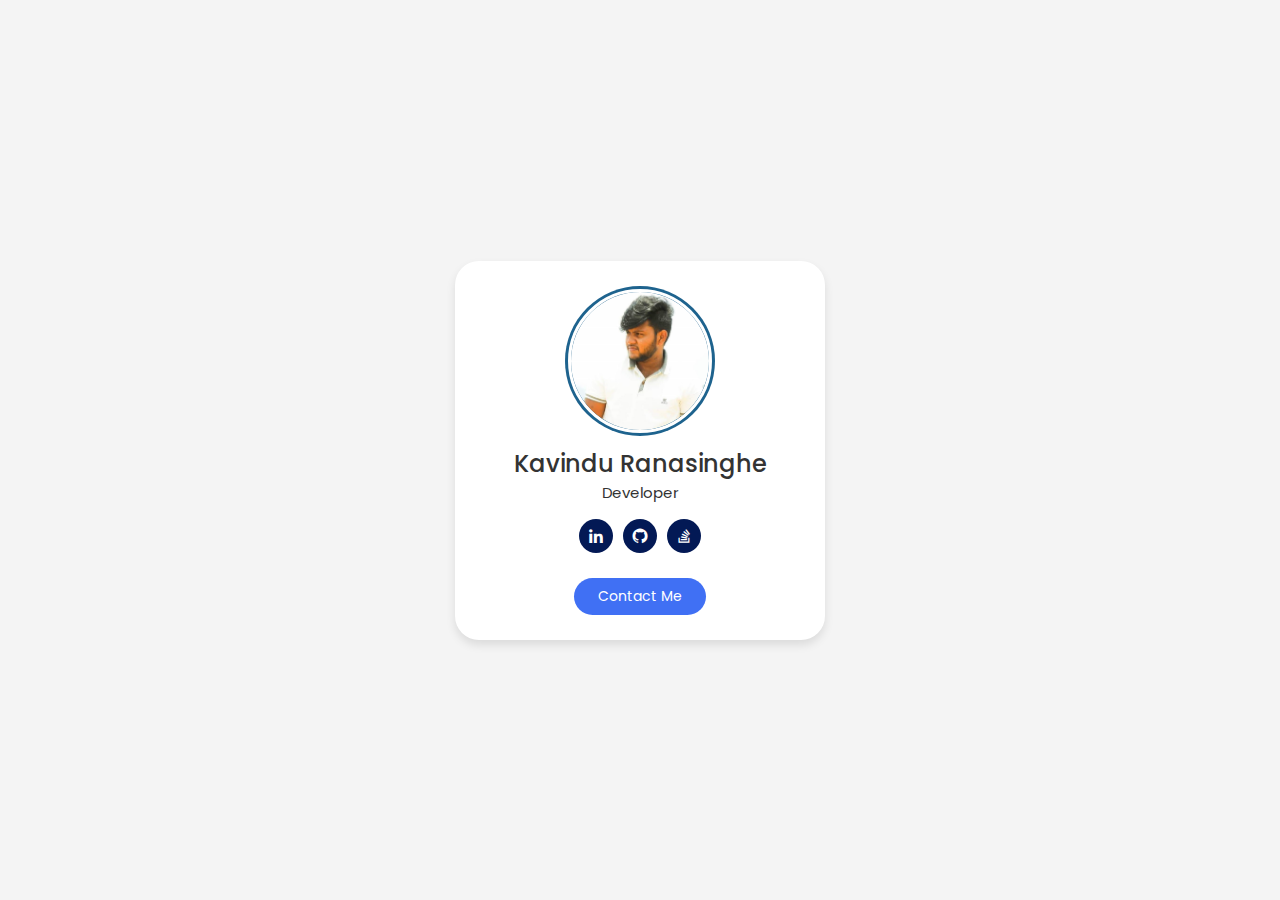
<file: Day_01/index.html>
<!DOCTYPE html>
<html lang="en">
  <head>
    <meta charset="UTF-8" />
    <!-- <meta name="viewport" content="width=device-width, initial-scale=1.0" /> -->
    <title>Profile Card</title>

    <link rel="stylesheet" href="style.css" />
    <link
      href="https://unpkg.com/boxicons@2.1.4/css/boxicons.min.css"
      rel="stylesheet"
    />
    <link rel="preconnect" href="https://fonts.googleapis.com" />
    <link rel="preconnect" href="https://fonts.gstatic.com" crossorigin />
    <link
      href="https://fonts.googleapis.com/css2?family=Poppins:wght@300;400;500;600&display=swap"
      rel="stylesheet"
    />
  </head>
  <body>
    <div class="profile-card">
      <div class="image">
        <img src="./profile-image.jpg" alt="" class="profile-image" />
      </div>

      <div class="text-data">
        <span class="name"> Kavindu Ranasinghe </span>
        <span class="job"> Developer </span>
      </div>

      <div class="social-media">
        <a href="#linkedin" class="link">
          <i class="bx bxl-linkedin"></i>
        </a>
        <a href="#github" class="link">
          <i class="bx bxl-github"></i>
        </a>
        <a href="#overflow" class="link">
          <i class='bx bxl-stack-overflow' ></i>
      </div>

      <div class="buttons">
        <button class="button">Contact Me</button>
        
      </div>

      
    </div>
  </body>
</html>
</file>
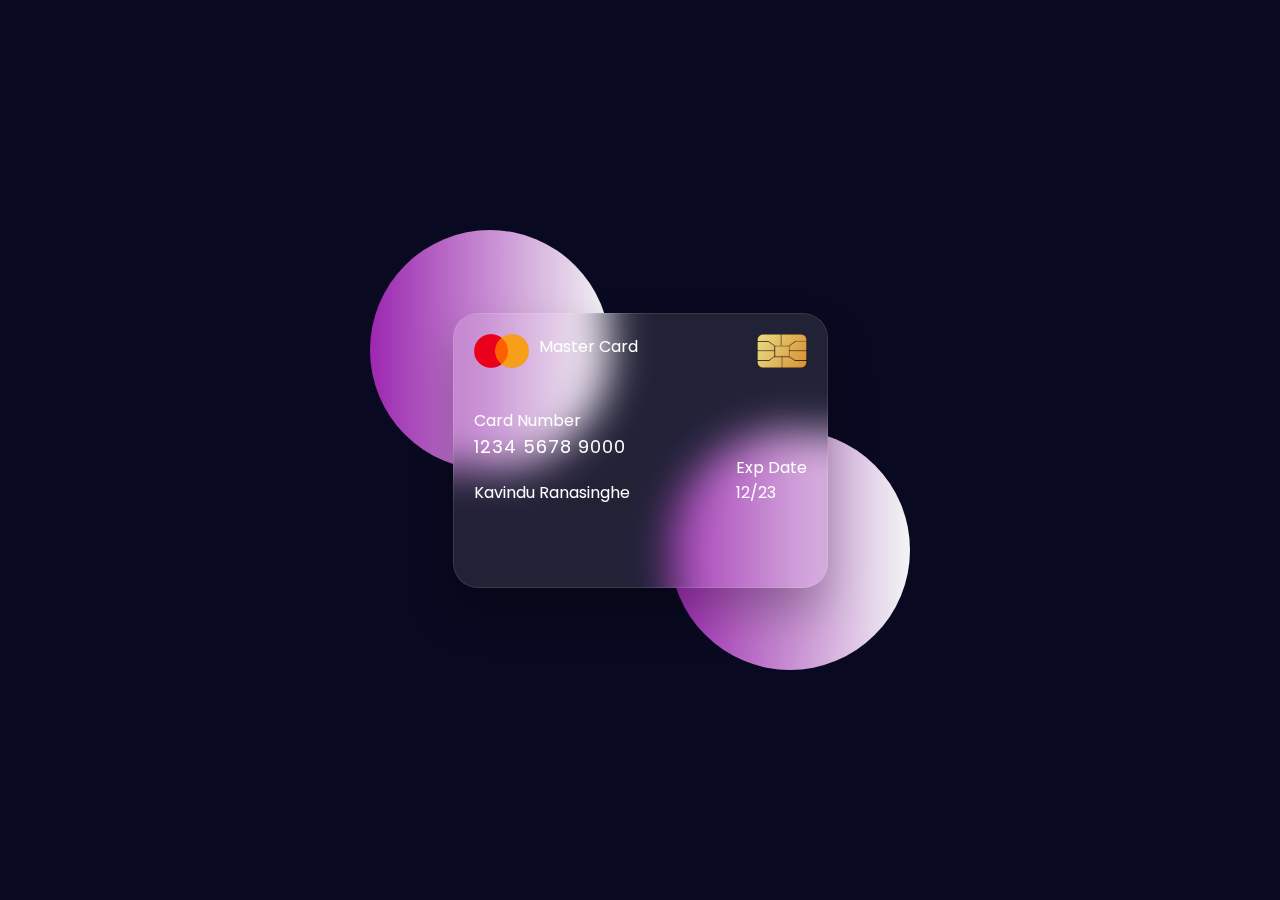
<file: flipping-card-02/index.html>
<!DOCTYPE html>
<html lang="en">
  <head>
    <meta charset="UTF-8" />
    <meta name="viewport" content="width=device-width, initial-scale=1.0" />
    <title>Flipping Card</title>
    <link rel="stylesheet" href="style.css" />
    <link
      href="https://fonts.googleapis.com/css2?family=Poppins:wght@300;400;500;600&display=swap"
      rel="stylesheet"
    />
  </head>
  <body>
    <section>
      <div class="container">
        <div class="card front-face">
          <header>
            <span class="logo">
              <img src="./images/logo.png" alt="logo" />
              <h5>Master Card</h5>
            </span>
            <img src="./images/chip.png" alt="chip" class="chip" />
          </header>
          <div class="card-details">
            <div class="name-number">
              <h6>Card Number</h6>
              <h5 class="number">1234 5678 9000</h5>
              <h5 class="name">Kavindu Ranasinghe</h5>
            </div>
            <div class="exp-cvc">
              <div class="exp-date">
                <h6>Exp Date</h6>
                <h5>12/23</h5>
              </div>
            </div>
          </div>
        </div>
        <div class="card back-face">
            <h6>Lorem ipsum dolor sit amet consectetur adipisicing elit. </h6>
            <span class="magnetic-strip"></span>
            <div class="signature"><i>005</i></div>
            <h5>Lorem, ipsum dolor sit amet consectetur adipisicing elit. Quisquam culpa commodi obcaecati consequatur non ipsum temporibus tenetur, vero iure, eos doloremque delectus unde nisi voluptas. A, porro quam. Nesciunt, quibusdam?</h5>
        </div>
      </div>
    </section>
  </body>
</html>
</file>
<file: Day_01/style.css>
* {
  margin: 0;
  padding: 0;
  box-sizing: border-box;
  font-family: "Poppins", sans-serif;
  text-decoration: none;
}

.image {
  position: relative;
  height: 150px;
  width: 150px;
  border-radius: 50%;
  background-color: #1e638e;
  padding: 3px;
  margin-bottom: 10px;
}

.image .profile-image {
  height: 100%;
  width: 100%;
  object-fit: cover;
  border-radius: 50%;
  border: 3px solid #fff;
}

body {
  height: 100vh;
  display: flex;
  align-items: center;
  justify-content: center;
  background-color: #f4f4f4;
}

.profile-card {
  max-width: 370px;
  width: 100%;
  background-color: #fff;
  border-radius: 24px;
  padding: 25px;
  box-shadow: 0px 5px 10px rgba(0, 0, 0, 0.1);
  display: flex;
  flex-direction: column;
  align-items: center;
}

.profile-card .text-data {
  display: flex;
  flex-direction: column;
  align-items: center;
  color: #333;
}

.text-data .name {
  font-size: 24px;
  font-weight: 500;
}

.text-data .job {
  font-size: 15px;
  font-weight: 400;
}

.profile-card .social-media {
  display: flex;
  align-items: center;
  margin-top: 15px;
  
}

.social-media .link {
  display: flex;
  align-items: center;
  justify-content: center;
  color: #fff;
  font-size: 18px;
  height: 34px;
  width: 34px;
  border-radius: 50%;
  margin: 0 5px;
  background: #031955;
  
}

.profile-card .buttons {
  display: flex;
  align-items: center;
  justify-content: center;
  margin-top: 25px;
  border-radius: 50%;
  
}

.buttons .button {
  padding: 8px 24px;
  background-color: #4070f4;
  margin: 0px 10px;
  border-radius: 24px;
  border: none;
  font-size: 14px;
  font-weight: 400;
  color: #fff;
  cursor: pointer;
  transition: all 0.3s ease-in-out;
  
}
</file>
<file: flipping-card-02/style.css>
* {
  margin: 0;
  padding: 0;
  box-sizing: border-box;
  font-family: "Poppins", sans-serif;
}

section {
  position: relative;
  min-height: 100vh;
  background-color: rgb(9, 9, 33);
  width: 100%;
  display: flex;
  justify-content: center;
  align-items: center;
  color: #fff;
}

section::before {
  content: "";
  position: absolute;
  height: 240px;
  width: 240px;
  border-radius: 50%;
  background: linear-gradient(90deg, #9c27b0, #f3f5f5);
  transform: translate(-150px, -100px);
}
section::after {
  content: "";
  position: absolute;
  height: 240px;
  width: 240px;
  border-radius: 50%;
  background: linear-gradient(90deg, #9c27b0, #f3f5f5);
  transform: translate(150px, 100px);
}

.container {
  position: relative;
  height: 275px;
  width: 375px;
  z-index: 100;
  transition: 0.6s;
  transform-style: preserve-3d;
}

.container .card {
  background-color: rgba(255, 255, 255, 0.1);
  height: 100%;
  width: 100%;
  padding: 25px;
  border-radius: 25px;
  box-shadow: 0 25px 45px rgba(0, 0, 0, 0.25);
  backdrop-filter: blur(20px);
  border: 1px solid rgba(255, 255, 255, 0.1);
  padding: 20px;
  position: absolute;
  backface-visibility: hidden;
  transform-style: preserve-3d;
}

.container:hover {
  transform: rotateY(180deg);
  
}
.front-face .logo img {
  width: 55px;
  margin-right: 10px;
}

h5 {
  font-size: 16px;
  font-weight: 400;
}

.front-face .chip {
  display: flex;
  width: 50px;
}

.front-face header {
  justify-content: space-between;
}

.front-face header,
.front-face .logo {
  display: flex;
  align-content: center;
}

.front-face .card-details {
  display: flex;
  margin-top: 40px;
  align-items: flex-end;
  justify-content: space-between;
}

h6 {
  font-size: 16px;
  font-weight: 400;
}

h5.number {
  font-size: 18px;
  letter-spacing: 1px;
}
h5.name {
  margin-top: 20px;
}

.card.back-face {
  border: none;
  padding: 15px 25px 25px 25px;
  transform: rotateY(180deg);
}

.card.back-face h6 {
  font-size: 8px;
}

.card.back-face .magnetic-strip {
  position: absolute;
  height: 45px;
  width: 100%;
  background: black;
  top: 40px;
  right: 0px;
}

.card.back-face .signature {
  display: flex;
  justify-content: flex-end;
  align-items: center;
  margin-top: 80px;
  height: 40px;
  width: 85%;
  background-color: #fff;
  border-radius: 6px;
  background: repeating-linear-gradient(
    #fff,
    #fff 3px,
    #efefef 0px,
    #efefef 9px
  );
}

.signature i {
  color: black;
  font-size: 12px;
  margin-right: -30px;
  background-color: #fff;
  padding: 4px 6px;
  border-radius: 4px;
  z-index: -1;
}

.card.back-face h5{

    font-size: 8px;
    margin-top: 15px;
}
</file>
